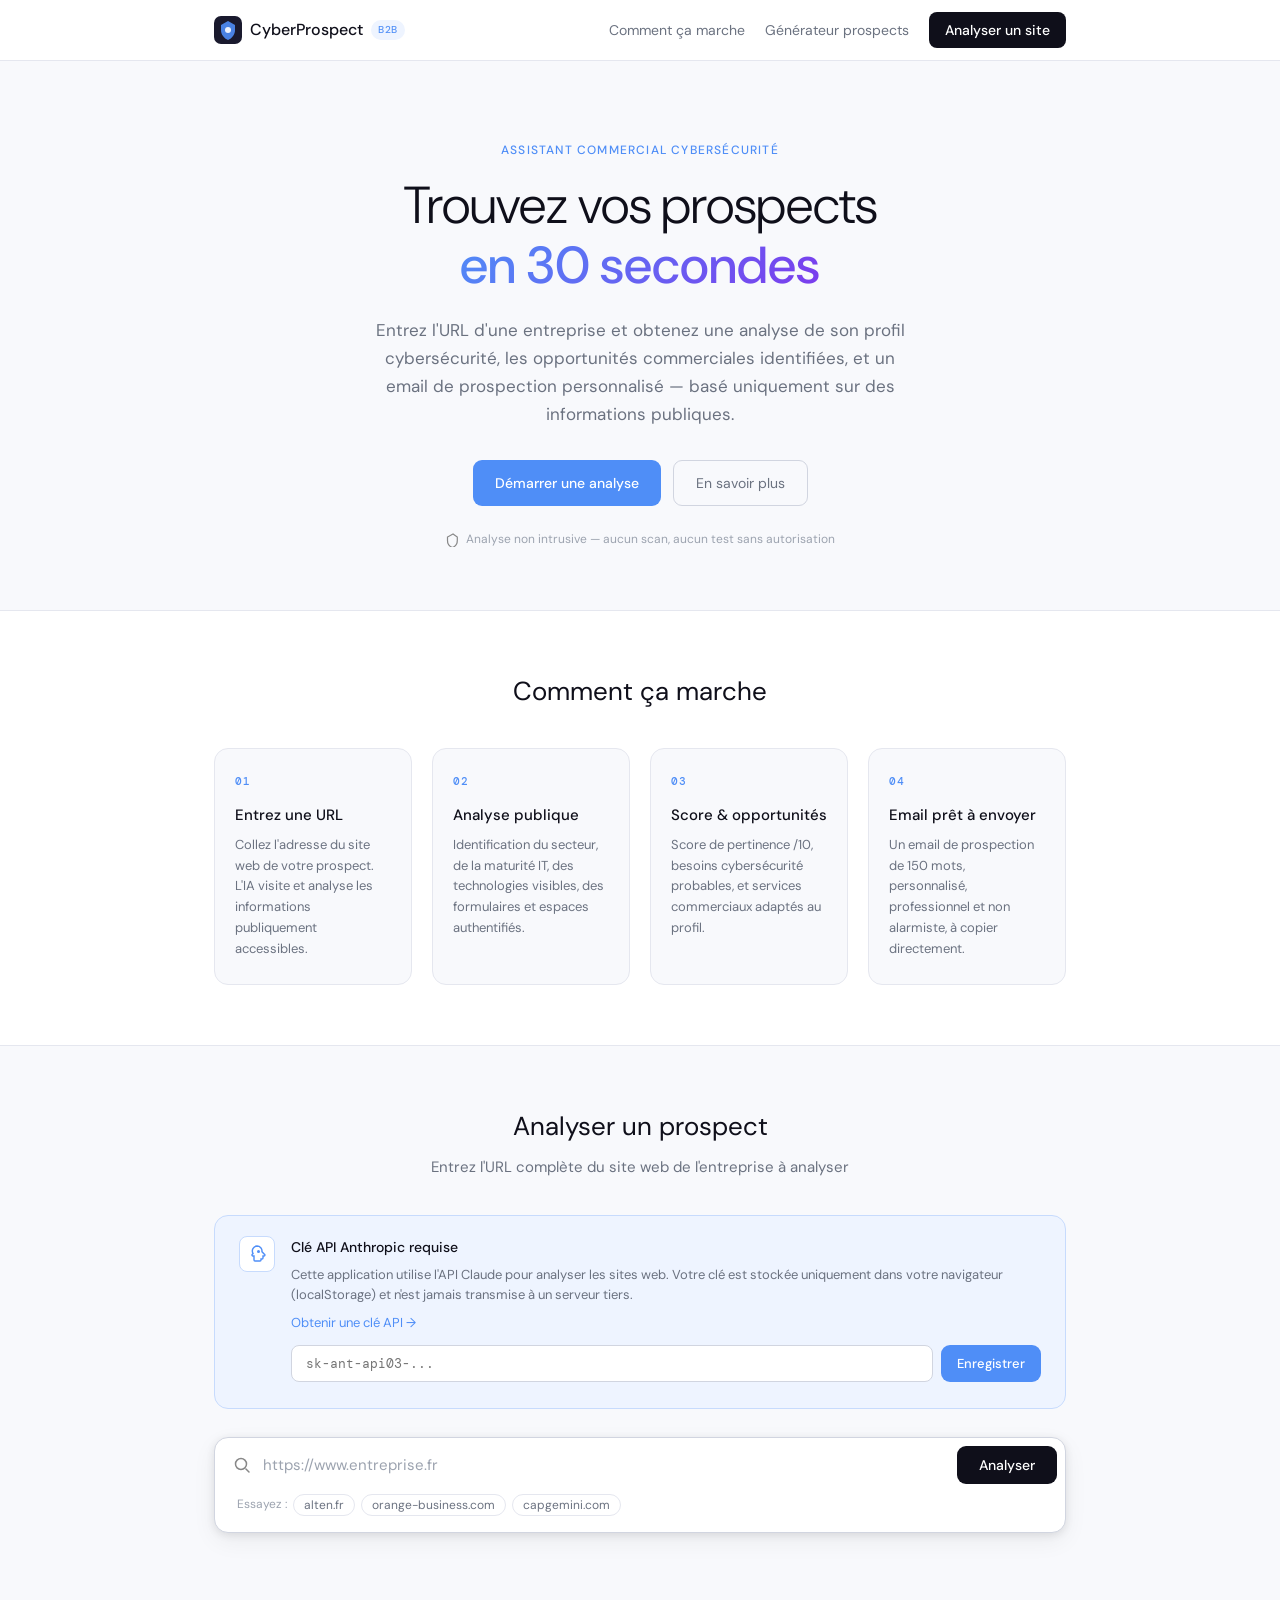
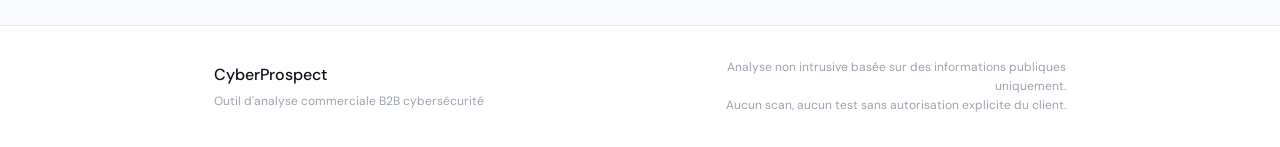
<file: index.html>
<!DOCTYPE html>
<html lang="fr">
<head>
  <meta charset="UTF-8" />
  <meta name="viewport" content="width=device-width, initial-scale=1.0" />
  <title>CyberProspect — Analyseur B2B Cybersécurité</title>
  <meta name="description" content="Analysez le profil cybersécurité de vos prospects B2B à partir de leur site web public. Générez automatiquement un email de prospection personnalisé." />
  <link rel="stylesheet" href="css/style.css" />
  <link rel="preconnect" href="https://fonts.googleapis.com" />
  <link rel="preconnect" href="https://fonts.gstatic.com" crossorigin />
  <link href="https://fonts.googleapis.com/css2?family=DM+Sans:ital,opsz,wght@0,9..40,300;0,9..40,400;0,9..40,500;1,9..40,400&family=DM+Mono:wght@400;500&display=swap" rel="stylesheet" />
</head>
<body>

  <!-- HEADER -->
  <header class="site-header">
    <div class="container">
      <div class="logo">
        <svg width="28" height="28" viewBox="0 0 28 28" fill="none" xmlns="http://www.w3.org/2000/svg" aria-hidden="true">
          <rect width="28" height="28" rx="7" fill="#1a1a2e"/>
          <path d="M14 5L7 9v5c0 4.42 2.98 8.57 7 9.93 4.02-1.36 7-5.51 7-9.93V9L14 5z" fill="#4f8ef7" opacity="0.9"/>
          <circle cx="14" cy="14" r="3" fill="white" opacity="0.9"/>
        </svg>
        <span class="logo-text">CyberProspect</span>
        <span class="logo-badge">B2B</span>
      </div>
      <nav class="nav-links">
        <a href="#how-it-works">Comment ça marche</a>
        <a href="prospection.html">Générateur prospects</a>
        <a href="#analyzer" class="btn-nav">Analyser un site</a>
      </nav>
    </div>
  </header>

  <!-- HERO -->
  <section class="hero">
    <div class="container">
      <div class="hero-eyebrow">Assistant commercial cybersécurité</div>
      <h1 class="hero-title">Trouvez vos prospects<br/><span class="gradient-text">en 30 secondes</span></h1>
      <p class="hero-desc">Entrez l'URL d'une entreprise et obtenez une analyse de son profil cybersécurité, les opportunités commerciales identifiées, et un email de prospection personnalisé — basé uniquement sur des informations publiques.</p>
      <div class="hero-cta">
        <a href="#analyzer" class="btn-primary">Démarrer une analyse</a>
        <a href="#how-it-works" class="btn-ghost">En savoir plus</a>
      </div>
      <div class="hero-disclaimer">
        <svg width="14" height="14" viewBox="0 0 14 14" fill="none" aria-hidden="true"><path d="M7 1L1.5 4v3.5c0 3.09 2.08 5.99 4.9 6.95 2.82-.95 4.9-3.85 4.9-6.95V4L7 1z" stroke="#888" stroke-width="1.2" fill="none"/></svg>
        Analyse non intrusive — aucun scan, aucun test sans autorisation
      </div>
    </div>
  </section>

  <!-- HOW IT WORKS -->
  <section class="how-it-works" id="how-it-works">
    <div class="container">
      <h2 class="section-title">Comment ça marche</h2>
      <div class="steps-grid">
        <div class="step-card">
          <div class="step-num">01</div>
          <h3>Entrez une URL</h3>
          <p>Collez l'adresse du site web de votre prospect. L'IA visite et analyse les informations publiquement accessibles.</p>
        </div>
        <div class="step-card">
          <div class="step-num">02</div>
          <h3>Analyse publique</h3>
          <p>Identification du secteur, de la maturité IT, des technologies visibles, des formulaires et espaces authentifiés.</p>
        </div>
        <div class="step-card">
          <div class="step-num">03</div>
          <h3>Score & opportunités</h3>
          <p>Score de pertinence /10, besoins cybersécurité probables, et services commerciaux adaptés au profil.</p>
        </div>
        <div class="step-card">
          <div class="step-num">04</div>
          <h3>Email prêt à envoyer</h3>
          <p>Un email de prospection de 150 mots, personnalisé, professionnel et non alarmiste, à copier directement.</p>
        </div>
      </div>
    </div>
  </section>

  <!-- ANALYZER -->
  <section class="analyzer-section" id="analyzer">
    <div class="container">
      <h2 class="section-title">Analyser un prospect</h2>
      <p class="section-sub">Entrez l'URL complète du site web de l'entreprise à analyser</p>

      <!-- API KEY SETUP -->
      <div class="api-setup" id="apiSetup">
        <div class="api-card">
          <div class="api-icon">
            <svg width="20" height="20" viewBox="0 0 20 20" fill="none" aria-hidden="true"><path d="M10 2a5 5 0 014.95 5.75l2.3 2.3A1 1 0 0117 12h-1v2a1 1 0 01-1 1h-1v1a1 1 0 01-1 1H8a1 1 0 01-1-1v-4H6a1 1 0 01-.71-1.71l.76-.76A5 5 0 0110 2z" stroke="#4f8ef7" stroke-width="1.4" fill="none"/><circle cx="11.5" cy="7.5" r="1.5" fill="#4f8ef7"/></svg>
          </div>
          <div class="api-content">
            <h3>Clé API Anthropic requise</h3>
            <p>Cette application utilise l'API Claude pour analyser les sites web. Votre clé est stockée uniquement dans votre navigateur (localStorage) et n'est jamais transmise à un serveur tiers.</p>
            <p><a href="https://console.anthropic.com/settings/keys" target="_blank" rel="noopener">Obtenir une clé API →</a></p>
            <div class="api-input-row">
              <input type="password" id="apiKeyInput" placeholder="sk-ant-api03-..." autocomplete="off" />
              <button onclick="saveApiKey()" class="btn-primary btn-sm">Enregistrer</button>
            </div>
            <p class="api-note" id="apiStatus"></p>
          </div>
        </div>
      </div>

      <!-- SEARCH BOX -->
      <div class="search-box">
        <div class="search-inner">
          <svg class="search-icon" width="18" height="18" viewBox="0 0 18 18" fill="none" aria-hidden="true"><circle cx="8" cy="8" r="5.5" stroke="#888" stroke-width="1.5"/><path d="M13 13l3 3" stroke="#888" stroke-width="1.5" stroke-linecap="round"/></svg>
          <input type="text" id="urlInput" placeholder="https://www.entreprise.fr" class="search-input" aria-label="URL du site à analyser" />
          <button id="analyzeBtn" class="btn-analyze" onclick="startAnalysis()">
            <span id="analyzeBtnText">Analyser</span>
            <svg id="analyzeBtnSpinner" width="16" height="16" viewBox="0 0 16 16" fill="none" style="display:none" aria-hidden="true"><circle cx="8" cy="8" r="6" stroke="currentColor" stroke-width="2" stroke-dasharray="30" stroke-dashoffset="10" opacity="0.4"/><path d="M8 2a6 6 0 016 6" stroke="currentColor" stroke-width="2" stroke-linecap="round" class="spin"/></svg>
          </button>
        </div>
        <div class="search-examples">
          Essayez : <button class="example-link" onclick="fillExample('https://www.alten.fr')">alten.fr</button>
          <button class="example-link" onclick="fillExample('https://www.orange-business.com')">orange-business.com</button>
          <button class="example-link" onclick="fillExample('https://www.capgemini.com')">capgemini.com</button>
        </div>
      </div>

      <div id="errorMsg" class="error-banner" style="display:none"></div>

      <!-- RESULTS -->
      <div id="results" style="display:none">

        <!-- TOP BAR -->
        <div class="results-header">
          <div class="results-company">
            <div class="company-avatar" id="companyAvatar">?</div>
            <div>
              <div class="company-name" id="companyName">—</div>
              <div class="company-url" id="companyUrl">—</div>
            </div>
          </div>
          <span class="sector-tag" id="sectorTag">—</span>
        </div>

        <!-- METRICS -->
        <div class="metrics-grid">
          <div class="metric-card">
            <div class="metric-label">Score prospect</div>
            <div class="metric-value" id="scoreValue">—</div>
            <div class="score-bar"><div class="score-fill" id="scoreFill"></div></div>
            <div class="metric-sub" id="scoreJustif">—</div>
          </div>
          <div class="metric-card">
            <div class="metric-label">Équipe IT interne</div>
            <div class="metric-value metric-md" id="itTeam">—</div>
            <div class="metric-sub" id="itDetail">—</div>
          </div>
          <div class="metric-card">
            <div class="metric-label">Observations</div>
            <div class="metric-value" id="obsCount">—</div>
            <div class="metric-sub">points identifiés</div>
          </div>
        </div>

        <!-- OBSERVATIONS -->
        <div class="result-panel">
          <div class="panel-title">
            <svg width="15" height="15" viewBox="0 0 15 15" fill="none" aria-hidden="true"><circle cx="7.5" cy="7.5" r="6" stroke="currentColor" stroke-width="1.4"/><path d="M7.5 5v3.5M7.5 10v.5" stroke="currentColor" stroke-width="1.4" stroke-linecap="round"/></svg>
            Observations publiques
          </div>
          <div id="obsList" class="obs-list"></div>
        </div>

        <!-- NEEDS + SERVICES -->
        <div class="two-col">
          <div class="result-panel">
            <div class="panel-title">
              <svg width="15" height="15" viewBox="0 0 15 15" fill="none" aria-hidden="true"><circle cx="7.5" cy="7.5" r="6" stroke="currentColor" stroke-width="1.4"/><path d="M7.5 4v3l2 2" stroke="currentColor" stroke-width="1.4" stroke-linecap="round"/></svg>
              Besoins cybersécurité probables
            </div>
            <div id="needsTags" class="tag-group"></div>
          </div>
          <div class="result-panel">
            <div class="panel-title">
              <svg width="15" height="15" viewBox="0 0 15 15" fill="none" aria-hidden="true"><rect x="2" y="3" width="11" height="9" rx="1.5" stroke="currentColor" stroke-width="1.4"/><path d="M5 7h5M5 9.5h3" stroke="currentColor" stroke-width="1.4" stroke-linecap="round"/></svg>
              Services à proposer
            </div>
            <div id="servicesTags" class="tag-group"></div>
          </div>
        </div>

        <!-- EMAIL -->
        <div class="result-panel">
          <div class="panel-title panel-title-row">
            <span>
              <svg width="15" height="15" viewBox="0 0 15 15" fill="none" aria-hidden="true"><rect x="1.5" y="3" width="12" height="9" rx="1.5" stroke="currentColor" stroke-width="1.4"/><path d="M1.5 5.5l6 4 6-4" stroke="currentColor" stroke-width="1.4"/></svg>
              Email de prospection
            </span>
            <span class="email-subject-label" id="emailSubjectLabel"></span>
          </div>
          <div class="email-body" id="emailBody"></div>
          <div class="email-actions">
            <button class="btn-secondary" id="copyBtn" onclick="copyEmail()">
              <svg width="14" height="14" viewBox="0 0 14 14" fill="none" aria-hidden="true"><rect x="4" y="4" width="8" height="8" rx="1.5" stroke="currentColor" stroke-width="1.3"/><path d="M2 10V2h8" stroke="currentColor" stroke-width="1.3" stroke-linecap="round"/></svg>
              Copier l'email
            </button>
            <button class="btn-secondary" onclick="newAnalysis()">
              <svg width="14" height="14" viewBox="0 0 14 14" fill="none" aria-hidden="true"><path d="M12 7A5 5 0 112 7" stroke="currentColor" stroke-width="1.3" stroke-linecap="round"/><path d="M12 4v3h-3" stroke="currentColor" stroke-width="1.3" stroke-linecap="round" stroke-linejoin="round"/></svg>
              Nouvelle analyse
            </button>
          </div>
        </div>

      </div>
    </div>
  </section>

  <!-- FOOTER -->
  <footer class="site-footer">
    <div class="container">
      <div class="footer-inner">
        <div class="footer-logo">
          <span class="logo-text">CyberProspect</span>
          <span class="footer-desc">Outil d'analyse commerciale B2B cybersécurité</span>
        </div>
        <div class="footer-note">
          Analyse non intrusive basée sur des informations publiques uniquement.<br/>
          Aucun scan, aucun test sans autorisation explicite du client.
        </div>
      </div>
    </div>
  </footer>

  <script src="js/app.js"></script>
</body>
</html>
</file>
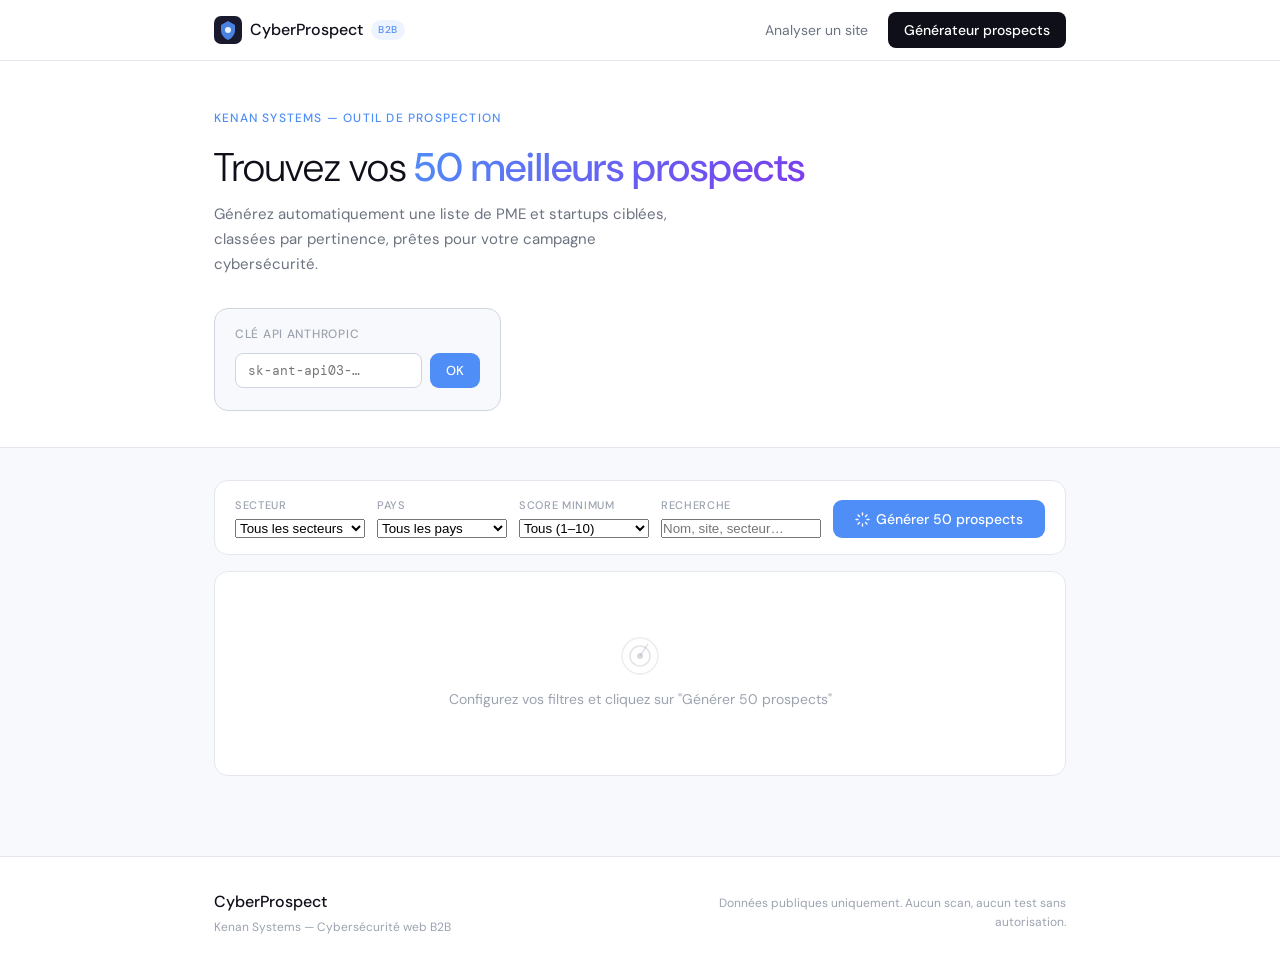
<file: prospection.html>
<!DOCTYPE html>
<html lang="fr">
<head>
  <meta charset="UTF-8" />
  <meta name="viewport" content="width=device-width, initial-scale=1.0" />
  <title>Prospection — Kenan Systems</title>
  <meta name="description" content="Générez une liste de 50 prospects PME/Startup ciblés pour votre campagne de prospection cybersécurité." />
  <link rel="stylesheet" href="css/style.css" />
  <link rel="stylesheet" href="css/prospection.css" />
  <link rel="preconnect" href="https://fonts.googleapis.com" />
  <link rel="preconnect" href="https://fonts.gstatic.com" crossorigin />
  <link href="https://fonts.googleapis.com/css2?family=DM+Sans:ital,opsz,wght@0,9..40,300;0,9..40,400;0,9..40,500;1,9..40,400&family=DM+Mono:wght@400;500&display=swap" rel="stylesheet" />
</head>
<body>

  <header class="site-header">
    <div class="container">
      <div class="logo">
        <svg width="28" height="28" viewBox="0 0 28 28" fill="none" xmlns="http://www.w3.org/2000/svg" aria-hidden="true">
          <rect width="28" height="28" rx="7" fill="#1a1a2e"/>
          <path d="M14 5L7 9v5c0 4.42 2.98 8.57 7 9.93 4.02-1.36 7-5.51 7-9.93V9L14 5z" fill="#4f8ef7" opacity="0.9"/>
          <circle cx="14" cy="14" r="3" fill="white" opacity="0.9"/>
        </svg>
        <span class="logo-text">CyberProspect</span>
        <span class="logo-badge">B2B</span>
      </div>
      <nav class="nav-links">
        <a href="index.html">Analyser un site</a>
        <a href="prospection.html" class="btn-nav">Générateur prospects</a>
      </nav>
    </div>
  </header>

  <section class="page-hero">
    <div class="container">
      <div class="page-hero-inner">
        <div>
          <div class="hero-eyebrow">Kenan Systems — Outil de prospection</div>
          <h1 class="page-title">Trouvez vos <span class="gradient-text">50 meilleurs prospects</span></h1>
          <p class="page-desc">Générez automatiquement une liste de PME et startups ciblées, classées par pertinence, prêtes pour votre campagne cybersécurité.</p>
        </div>
        <div class="api-inline" id="apiSetup">
          <div class="api-inline-label">Clé API Anthropic</div>
          <div class="api-inline-row">
            <input type="password" id="apiKeyInput" placeholder="sk-ant-api03-…" autocomplete="off" />
            <button onclick="saveApiKey()" class="btn-primary btn-sm">OK</button>
          </div>
          <p class="api-note" id="apiStatus"></p>
        </div>
      </div>
    </div>
  </section>

  <section class="prospection-section">
    <div class="container">

      <!-- FILTERS -->
      <div class="filters-bar">
        <div class="filter-group">
          <label for="filterSecteur">Secteur</label>
          <select id="filterSecteur">
            <option value="">Tous les secteurs</option>
            <option>E-commerce</option>
            <option>SaaS</option>
            <option>Fintech</option>
            <option>Healthtech</option>
            <option>Proptech</option>
            <option>Agence web</option>
            <option>Cabinet de conseil</option>
            <option>Startup</option>
          </select>
        </div>
        <div class="filter-group">
          <label for="filterPays">Pays</label>
          <select id="filterPays">
            <option value="">Tous les pays</option>
            <option>France</option>
            <option>Belgique</option>
            <option>Suisse</option>
            <option>Luxembourg</option>
            <option>Canada</option>
          </select>
        </div>
        <div class="filter-group">
          <label for="filterScore">Score minimum</label>
          <select id="filterScore">
            <option value="0">Tous (1–10)</option>
            <option value="6">Bon (6+)</option>
            <option value="7">Très bon (7+)</option>
            <option value="8">Excellent (8+)</option>
          </select>
        </div>
        <div class="filter-group filter-search">
          <label for="filterSearch">Recherche</label>
          <input type="text" id="filterSearch" placeholder="Nom, site, secteur…" oninput="applyFilters()" />
        </div>
        <div class="filter-actions">
          <button class="btn-primary" id="genBtn" onclick="generateProspects()">
            <svg width="15" height="15" viewBox="0 0 15 15" fill="none" aria-hidden="true"><path d="M7.5 1v2M7.5 12v2M1 7.5h2M12 7.5h2M3.05 3.05l1.42 1.42M10.53 10.53l1.42 1.42M3.05 11.95l1.42-1.42M10.53 4.47l1.42-1.42" stroke="currentColor" stroke-width="1.4" stroke-linecap="round"/></svg>
            Générer 50 prospects
          </button>
        </div>
      </div>

      <!-- PROGRESS -->
      <div class="progress-bar" id="progressBar" style="display:none">
        <div class="progress-fill" id="progressFill"></div>
      </div>

      <!-- ERROR -->
      <div class="error-banner" id="errorMsg" style="display:none"></div>

      <!-- STATS -->
      <div class="stats-row" id="statsRow" style="display:none">
        <div class="stat-card">
          <div class="stat-value" id="statTotal">0</div>
          <div class="stat-label">Prospects générés</div>
        </div>
        <div class="stat-card">
          <div class="stat-value" id="statHigh" style="color:#16a34a">0</div>
          <div class="stat-label">Score 8+</div>
        </div>
        <div class="stat-card">
          <div class="stat-value" id="statAvg">0</div>
          <div class="stat-label">Score moyen</div>
        </div>
        <div class="stat-card">
          <div class="stat-value" id="statSectors">0</div>
          <div class="stat-label">Secteurs couverts</div>
        </div>
        <div class="stat-card export-card">
          <button class="btn-export" id="exportCsvBtn" onclick="exportCsv()" style="display:none">
            <svg width="14" height="14" viewBox="0 0 14 14" fill="none" aria-hidden="true"><path d="M2 10v2h10v-2M7 2v7M4 6l3 3 3-3" stroke="currentColor" stroke-width="1.3" stroke-linecap="round" stroke-linejoin="round"/></svg>
            Exporter CSV
          </button>
          <button class="btn-export" id="exportMdBtn" onclick="exportMd()" style="display:none">
            <svg width="14" height="14" viewBox="0 0 14 14" fill="none" aria-hidden="true"><rect x="1" y="2" width="12" height="10" rx="1.5" stroke="currentColor" stroke-width="1.3"/><path d="M3 9V5l2 2.5L7 5v4M8.5 9V5M10.5 7.5L9 9" stroke="currentColor" stroke-width="1.3" stroke-linecap="round" stroke-linejoin="round"/></svg>
            Exporter Markdown
          </button>
        </div>
      </div>

      <!-- TABLE -->
      <div class="table-container" id="tableContainer">
        <div class="table-empty" id="tableEmpty">
          <svg width="40" height="40" viewBox="0 0 40 40" fill="none" aria-hidden="true"><circle cx="20" cy="20" r="18" stroke="currentColor" stroke-width="1.5" opacity="0.2"/><circle cx="20" cy="20" r="10" stroke="currentColor" stroke-width="1.5" opacity="0.3"/><circle cx="20" cy="20" r="3" fill="currentColor" opacity="0.4"/><line x1="28" y1="8" x2="20" y2="20" stroke="currentColor" stroke-width="1.5" opacity="0.3"/></svg>
          <p>Configurez vos filtres et cliquez sur "Générer 50 prospects"</p>
        </div>
        <div class="table-scroll" id="tableScroll" style="display:none">
          <table id="prospectsTable">
            <thead>
              <tr>
                <th class="col-rank" onclick="sortTable('rang')" data-key="rang"># <span class="sort-icon">↕</span></th>
                <th onclick="sortTable('nom')" data-key="nom">Entreprise <span class="sort-icon">↕</span></th>
                <th>Site web</th>
                <th onclick="sortTable('secteur')" data-key="secteur">Secteur <span class="sort-icon">↕</span></th>
                <th onclick="sortTable('pays')" data-key="pays">Pays <span class="sort-icon">↕</span></th>
                <th>Taille</th>
                <th>Technologies</th>
                <th class="col-score" onclick="sortTable('score')" data-key="score">Score <span class="sort-icon active">↓</span></th>
                <th class="col-opps">Opportunités</th>
                <th>Services</th>
                <th>LinkedIn</th>
                <th>Contact</th>
                <th>Email</th>
              </tr>
            </thead>
            <tbody id="prospectsBody"></tbody>
          </table>
        </div>
        <div class="table-pagination" id="pagination" style="display:none">
          <span class="page-info" id="pageInfo"></span>
          <div class="page-btns" id="pageBtns"></div>
          <button class="btn-refresh" id="refreshBtn" onclick="generateProspects()" style="display:none">
            <svg width="13" height="13" viewBox="0 0 13 13" fill="none" aria-hidden="true"><path d="M11 6.5A4.5 4.5 0 112 6.5" stroke="currentColor" stroke-width="1.3" stroke-linecap="round"/><path d="M11 4v2.5H8.5" stroke="currentColor" stroke-width="1.3" stroke-linecap="round" stroke-linejoin="round"/></svg>
            Nouvelle liste
          </button>
        </div>
      </div>

    </div>
  </section>

  <footer class="site-footer">
    <div class="container">
      <div class="footer-inner">
        <div class="footer-logo">
          <span class="logo-text">CyberProspect</span>
          <span class="footer-desc">Kenan Systems — Cybersécurité web B2B</span>
        </div>
        <div class="footer-note">
          Données publiques uniquement. Aucun scan, aucun test sans autorisation.
        </div>
      </div>
    </div>
  </footer>

  <script src="js/prospection.js"></script>
</body>
</html>
</file>
<file: css/style.css>
/* ===========================
   CyberProspect — stylesheet
   =========================== */

*, *::before, *::after { box-sizing: border-box; margin: 0; padding: 0; }

:root {
  --font: 'DM Sans', system-ui, sans-serif;
  --mono: 'DM Mono', monospace;
  --bg: #f8f9fc;
  --bg-card: #ffffff;
  --bg-subtle: #f1f3f8;
  --text: #0f0f1a;
  --text-muted: #6b7280;
  --text-light: #9ca3af;
  --border: #e5e7ef;
  --border-strong: #d1d5e0;
  --accent: #4f8ef7;
  --accent-hover: #3a7de8;
  --accent-light: #eef4ff;
  --green: #16a34a;
  --green-light: #dcfce7;
  --amber: #d97706;
  --amber-light: #fef3c7;
  --red: #dc2626;
  --red-light: #fee2e2;
  --radius: 10px;
  --radius-lg: 14px;
  --shadow: 0 1px 3px rgba(0,0,0,0.07), 0 4px 12px rgba(0,0,0,0.04);
  --shadow-md: 0 2px 8px rgba(0,0,0,0.09), 0 8px 24px rgba(0,0,0,0.06);
}

html { scroll-behavior: smooth; }
body { font-family: var(--font); background: var(--bg); color: var(--text); line-height: 1.6; font-size: 15px; }

/* CONTAINER */
.container { max-width: 900px; margin: 0 auto; padding: 0 24px; }

/* HEADER */
.site-header { background: rgba(255,255,255,0.92); backdrop-filter: blur(12px); border-bottom: 1px solid var(--border); position: sticky; top: 0; z-index: 100; }
.site-header .container { display: flex; align-items: center; justify-content: space-between; height: 60px; }
.logo { display: flex; align-items: center; gap: 8px; text-decoration: none; }
.logo-text { font-size: 16px; font-weight: 500; color: var(--text); }
.logo-badge { font-size: 10px; font-weight: 500; background: var(--accent-light); color: var(--accent); padding: 2px 7px; border-radius: 20px; letter-spacing: 0.05em; }
.nav-links { display: flex; align-items: center; gap: 20px; }
.nav-links a { font-size: 14px; color: var(--text-muted); text-decoration: none; transition: color 0.15s; }
.nav-links a:hover { color: var(--text); }
.btn-nav { background: var(--text); color: white !important; padding: 7px 16px; border-radius: 8px; font-weight: 500; }
.btn-nav:hover { background: #2a2a3e !important; }

/* HERO */
.hero { padding: 80px 0 60px; text-align: center; }
.hero-eyebrow { font-size: 12px; font-weight: 500; letter-spacing: 0.1em; text-transform: uppercase; color: var(--accent); margin-bottom: 16px; }
.hero-title { font-size: clamp(32px, 5vw, 52px); font-weight: 300; line-height: 1.15; color: var(--text); margin-bottom: 20px; }
.gradient-text { background: linear-gradient(135deg, #4f8ef7 0%, #7c3aed 100%); -webkit-background-clip: text; -webkit-text-fill-color: transparent; background-clip: text; font-weight: 500; }
.hero-desc { font-size: 17px; color: var(--text-muted); max-width: 540px; margin: 0 auto 32px; line-height: 1.65; }
.hero-cta { display: flex; gap: 12px; justify-content: center; margin-bottom: 24px; flex-wrap: wrap; }
.hero-disclaimer { display: flex; align-items: center; justify-content: center; gap: 6px; font-size: 12px; color: var(--text-light); }

/* BUTTONS */
.btn-primary { display: inline-flex; align-items: center; gap: 6px; background: var(--accent); color: white; padding: 11px 22px; border-radius: 9px; font-size: 14px; font-weight: 500; text-decoration: none; border: none; cursor: pointer; transition: background 0.15s, transform 0.1s; font-family: var(--font); }
.btn-primary:hover { background: var(--accent-hover); }
.btn-primary:active { transform: scale(0.98); }
.btn-primary.btn-sm { padding: 8px 16px; font-size: 13px; }
.btn-ghost { display: inline-flex; align-items: center; gap: 6px; background: transparent; color: var(--text-muted); padding: 11px 22px; border-radius: 9px; font-size: 14px; border: 1px solid var(--border-strong); cursor: pointer; text-decoration: none; transition: all 0.15s; font-family: var(--font); }
.btn-ghost:hover { background: var(--bg-subtle); color: var(--text); }
.btn-secondary { display: inline-flex; align-items: center; gap: 7px; background: var(--bg-subtle); color: var(--text-muted); padding: 8px 16px; border-radius: 8px; font-size: 13px; border: 1px solid var(--border); cursor: pointer; transition: all 0.15s; font-family: var(--font); }
.btn-secondary:hover { background: var(--border); color: var(--text); }

/* HOW IT WORKS */
.how-it-works { padding: 60px 0; background: white; border-top: 1px solid var(--border); border-bottom: 1px solid var(--border); }
.section-title { font-size: 26px; font-weight: 400; color: var(--text); text-align: center; margin-bottom: 8px; }
.section-sub { font-size: 15px; color: var(--text-muted); text-align: center; margin-bottom: 36px; }
.steps-grid { display: grid; grid-template-columns: repeat(auto-fit, minmax(190px, 1fr)); gap: 20px; margin-top: 36px; }
.step-card { background: var(--bg); border: 1px solid var(--border); border-radius: var(--radius-lg); padding: 24px 20px; }
.step-num { font-family: var(--mono); font-size: 11px; font-weight: 500; color: var(--accent); letter-spacing: 0.08em; margin-bottom: 12px; }
.step-card h3 { font-size: 15px; font-weight: 500; color: var(--text); margin-bottom: 8px; }
.step-card p { font-size: 13px; color: var(--text-muted); line-height: 1.6; }

/* ANALYZER SECTION */
.analyzer-section { padding: 60px 0 80px; }

/* API SETUP */
.api-setup { margin-bottom: 28px; }
.api-card { display: flex; gap: 16px; background: var(--accent-light); border: 1px solid #c7dbfd; border-radius: var(--radius-lg); padding: 20px 24px; }
.api-icon { flex-shrink: 0; width: 36px; height: 36px; background: white; border-radius: 8px; display: flex; align-items: center; justify-content: center; border: 1px solid #c7dbfd; }
.api-content h3 { font-size: 14px; font-weight: 500; color: var(--text); margin-bottom: 6px; }
.api-content p { font-size: 13px; color: var(--text-muted); margin-bottom: 8px; line-height: 1.55; }
.api-content a { color: var(--accent); text-decoration: none; }
.api-content a:hover { text-decoration: underline; }
.api-input-row { display: flex; gap: 8px; margin-top: 12px; flex-wrap: wrap; }
.api-input-row input { flex: 1; min-width: 240px; padding: 9px 14px; border: 1px solid var(--border-strong); border-radius: 8px; font-family: var(--mono); font-size: 13px; background: white; color: var(--text); outline: none; }
.api-input-row input:focus { border-color: var(--accent); box-shadow: 0 0 0 3px rgba(79,142,247,0.12); }
.api-note { font-size: 12px; color: var(--text-light); margin: 6px 0 0 !important; }
.api-note.success { color: var(--green); }

/* SEARCH BOX */
.search-box { background: white; border: 1px solid var(--border-strong); border-radius: var(--radius-lg); padding: 6px; box-shadow: var(--shadow-md); margin-bottom: 12px; }
.search-inner { display: flex; align-items: center; gap: 8px; }
.search-icon { margin-left: 12px; flex-shrink: 0; }
.search-input { flex: 1; border: none; outline: none; font-family: var(--font); font-size: 15px; color: var(--text); padding: 10px 4px; background: transparent; }
.search-input::placeholder { color: var(--text-light); }
.btn-analyze { background: var(--text); color: white; border: none; border-radius: 9px; padding: 10px 22px; font-family: var(--font); font-size: 14px; font-weight: 500; cursor: pointer; display: flex; align-items: center; gap: 7px; transition: background 0.15s; margin: 2px; white-space: nowrap; }
.btn-analyze:hover { background: #2a2a3e; }
.btn-analyze:disabled { opacity: 0.5; cursor: not-allowed; }
.search-examples { padding: 8px 16px 10px; font-size: 12px; color: var(--text-light); display: flex; align-items: center; gap: 6px; flex-wrap: wrap; }
.example-link { background: none; border: 1px solid var(--border); color: var(--text-muted); font-size: 12px; padding: 2px 10px; border-radius: 20px; cursor: pointer; font-family: var(--font); transition: all 0.15s; }
.example-link:hover { background: var(--bg-subtle); color: var(--text); border-color: var(--border-strong); }

/* ERROR */
.error-banner { background: var(--red-light); border: 1px solid #fca5a5; color: var(--red); border-radius: var(--radius); padding: 12px 16px; font-size: 13px; margin-bottom: 16px; }

/* SPIN ANIMATION */
@keyframes spin { to { transform: rotate(360deg); } }
.spin { transform-origin: center; animation: spin 0.8s linear infinite; }

/* RESULTS HEADER */
.results-header { display: flex; align-items: center; justify-content: space-between; margin-bottom: 16px; flex-wrap: wrap; gap: 12px; padding: 20px 24px; background: white; border: 1px solid var(--border); border-radius: var(--radius-lg); }
.results-company { display: flex; align-items: center; gap: 14px; }
.company-avatar { width: 44px; height: 44px; border-radius: 10px; background: linear-gradient(135deg, #4f8ef7, #7c3aed); display: flex; align-items: center; justify-content: center; font-size: 18px; font-weight: 500; color: white; flex-shrink: 0; }
.company-name { font-size: 17px; font-weight: 500; color: var(--text); }
.company-url { font-size: 13px; color: var(--text-light); font-family: var(--mono); margin-top: 2px; }
.sector-tag { font-size: 12px; font-weight: 500; background: var(--bg-subtle); color: var(--text-muted); border: 1px solid var(--border); padding: 5px 14px; border-radius: 20px; }

/* METRICS */
.metrics-grid { display: grid; grid-template-columns: repeat(3, 1fr); gap: 12px; margin-bottom: 16px; }
@media (max-width: 560px) { .metrics-grid { grid-template-columns: 1fr; } }
.metric-card { background: white; border: 1px solid var(--border); border-radius: var(--radius-lg); padding: 18px 20px; }
.metric-label { font-size: 11px; font-weight: 500; text-transform: uppercase; letter-spacing: 0.07em; color: var(--text-light); margin-bottom: 8px; }
.metric-value { font-size: 28px; font-weight: 300; color: var(--text); line-height: 1; margin-bottom: 8px; }
.metric-md { font-size: 18px; font-weight: 400; }
.metric-sub { font-size: 12px; color: var(--text-muted); line-height: 1.45; }
.score-bar { height: 4px; background: var(--bg-subtle); border-radius: 2px; overflow: hidden; margin-bottom: 8px; }
.score-fill { height: 100%; border-radius: 2px; transition: width 0.7s cubic-bezier(.4,0,.2,1); }

/* PANELS */
.result-panel { background: white; border: 1px solid var(--border); border-radius: var(--radius-lg); padding: 20px 24px; margin-bottom: 12px; }
.panel-title { display: flex; align-items: center; gap: 7px; font-size: 12px; font-weight: 500; text-transform: uppercase; letter-spacing: 0.07em; color: var(--text-light); margin-bottom: 14px; }
.panel-title-row { justify-content: space-between; }
.email-subject-label { font-size: 12px; color: var(--text-muted); font-style: italic; text-transform: none; letter-spacing: 0; font-weight: 400; }

/* OBSERVATIONS */
.obs-list { display: flex; flex-direction: column; }
.obs-item { display: flex; gap: 12px; padding: 10px 0; border-bottom: 1px solid var(--border); font-size: 14px; line-height: 1.55; color: var(--text-muted); }
.obs-item:last-child { border-bottom: none; padding-bottom: 0; }
.obs-dot { width: 20px; height: 20px; border-radius: 50%; display: flex; align-items: center; justify-content: center; flex-shrink: 0; margin-top: 1px; font-size: 10px; font-weight: 700; }
.obs-dot.warn { background: var(--amber-light); color: var(--amber); }
.obs-dot.info { background: var(--accent-light); color: var(--accent); }
.obs-dot.ok { background: var(--green-light); color: var(--green); }
.obs-dot.neutral { background: var(--bg-subtle); color: var(--text-light); }

/* TWO COL */
.two-col { display: grid; grid-template-columns: 1fr 1fr; gap: 12px; margin-bottom: 12px; }
@media (max-width: 620px) { .two-col { grid-template-columns: 1fr; } }
.two-col .result-panel { margin-bottom: 0; }

/* TAGS */
.tag-group { display: flex; flex-wrap: wrap; gap: 6px; }
.tag { font-size: 12px; font-weight: 400; padding: 5px 11px; border-radius: 20px; }
.tag-blue { background: var(--accent-light); color: #1d4ed8; }
.tag-green { background: var(--green-light); color: #166534; }

/* EMAIL */
.email-body { background: var(--bg); border: 1px solid var(--border); border-radius: var(--radius); padding: 16px 18px; font-size: 14px; line-height: 1.75; color: var(--text-muted); white-space: pre-wrap; font-family: var(--font); margin-bottom: 12px; }
.email-actions { display: flex; gap: 8px; flex-wrap: wrap; }

/* FOOTER */
.site-footer { background: white; border-top: 1px solid var(--border); padding: 32px 0; }
.footer-inner { display: flex; justify-content: space-between; align-items: center; gap: 20px; flex-wrap: wrap; }
.footer-logo { display: flex; flex-direction: column; gap: 4px; }
.footer-desc { font-size: 12px; color: var(--text-light); }
.footer-note { font-size: 12px; color: var(--text-light); text-align: right; line-height: 1.6; max-width: 360px; }
@media (max-width: 600px) { .footer-note { text-align: left; } }

/* RESPONSIVE */
@media (max-width: 600px) {
  .hero { padding: 48px 0 36px; }
  .hero-title { font-size: 30px; }
  .nav-links a:not(.btn-nav) { display: none; }
  .results-header { padding: 16px; }
}
</file>
<file: css/prospection.css>
/* ===========================
   prospection.css
   =========================== */

.page-hero {
  padding: 48px 0 36px;
  background: white;
  border-bottom: 1px solid var(--border);
}
.page-hero-inner {
  display: flex;
  align-items: flex-start;
  justify-content: space-between;
  gap: 32px;
  flex-wrap: wrap;
}
.page-title {
  font-size: clamp(26px, 4vw, 40px);
  font-weight: 300;
  line-height: 1.15;
  color: var(--text);
  margin-bottom: 12px;
}
.page-desc {
  font-size: 15px;
  color: var(--text-muted);
  max-width: 480px;
  line-height: 1.65;
}

/* API inline */
.api-inline {
  background: var(--bg);
  border: 1px solid var(--border-strong);
  border-radius: var(--radius-lg);
  padding: 16px 20px;
  min-width: 280px;
  flex-shrink: 0;
}
.api-inline-label {
  font-size: 12px;
  font-weight: 500;
  text-transform: uppercase;
  letter-spacing: 0.06em;
  color: var(--text-light);
  margin-bottom: 8px;
}
.api-inline-row {
  display: flex;
  gap: 8px;
}
.api-inline-row input {
  flex: 1;
  padding: 8px 12px;
  border: 1px solid var(--border-strong);
  border-radius: 8px;
  font-family: var(--mono);
  font-size: 13px;
  background: white;
  color: var(--text);
  outline: none;
}
.api-inline-row input:focus {
  border-color: var(--accent);
  box-shadow: 0 0 0 3px rgba(79,142,247,0.12);
}

/* PROSPECTION SECTION */
.prospection-section {
  padding: 32px 0 80px;
}

/* FILTERS BAR */
.filters-bar {
  display: flex;
  align-items: flex-end;
  gap: 12px;
  flex-wrap: wrap;
  margin-bottom: 16px;
  background: white;
  border: 1px solid var(--border);
  border-radius: var(--radius-lg);
  padding: 16px 20px;
}
.filter-group {
  display: flex;
  flex-direction: column;
  gap: 5px;
  flex: 1;
  min-width: 130px;
}
.filter-group label {
  font-size: 11px;
  font-weight: 500;
  text-transform: uppercase;
  letter-spacing: 0.06em;
  color: var(--text-light);
}
.filter-search { flex: 1.5; }
.filter-actions {
  display: flex;
  align-items: flex-end;
  padding-bottom: 0;
}
.filter-actions .btn-primary {
  white-space: nowrap;
  height: 38px;
}

/* PROGRESS */
.progress-bar {
  height: 3px;
  background: var(--bg-subtle);
  border-radius: 2px;
  overflow: hidden;
  margin-bottom: 16px;
}
.progress-fill {
  height: 100%;
  background: var(--accent);
  border-radius: 2px;
  transition: width 0.4s ease;
  width: 0%;
}

/* STATS */
.stats-row {
  display: grid;
  grid-template-columns: repeat(5, 1fr);
  gap: 10px;
  margin-bottom: 16px;
}
@media (max-width: 700px) {
  .stats-row { grid-template-columns: repeat(2, 1fr); }
}
.stat-card {
  background: white;
  border: 1px solid var(--border);
  border-radius: var(--radius-lg);
  padding: 14px 16px;
}
.stat-value {
  font-size: 26px;
  font-weight: 300;
  color: var(--text);
  line-height: 1;
  margin-bottom: 4px;
}
.stat-label {
  font-size: 11px;
  text-transform: uppercase;
  letter-spacing: 0.06em;
  color: var(--text-light);
}
.export-card {
  display: flex;
  flex-direction: column;
  justify-content: center;
  gap: 6px;
}
.btn-export {
  display: inline-flex;
  align-items: center;
  gap: 6px;
  background: var(--bg-subtle);
  border: 1px solid var(--border);
  border-radius: 8px;
  padding: 7px 12px;
  font-size: 12px;
  font-weight: 500;
  color: var(--text-muted);
  cursor: pointer;
  font-family: var(--font);
  transition: all 0.15s;
  text-align: left;
}
.btn-export:hover {
  background: var(--border);
  color: var(--text);
}

/* TABLE */
.table-container {
  background: white;
  border: 1px solid var(--border);
  border-radius: var(--radius-lg);
  overflow: hidden;
}
.table-empty {
  display: flex;
  flex-direction: column;
  align-items: center;
  justify-content: center;
  padding: 64px 24px;
  color: var(--text-light);
  gap: 12px;
  text-align: center;
}
.table-empty p { font-size: 14px; margin: 0; }
.table-scroll { overflow-x: auto; }
table {
  width: 100%;
  border-collapse: collapse;
  font-size: 12px;
}
thead th {
  background: var(--bg-subtle);
  padding: 10px 12px;
  text-align: left;
  font-size: 11px;
  font-weight: 500;
  text-transform: uppercase;
  letter-spacing: 0.05em;
  color: var(--text-light);
  border-bottom: 1px solid var(--border);
  white-space: nowrap;
  cursor: pointer;
  user-select: none;
  position: sticky;
  top: 0;
  z-index: 1;
}
thead th:hover { color: var(--text); }
.sort-icon { opacity: 0.35; font-size: 10px; margin-left: 3px; }
.sort-icon.active { opacity: 1; color: var(--accent); }
tbody tr { border-bottom: 1px solid var(--border); transition: background 0.1s; }
tbody tr:last-child { border-bottom: none; }
tbody tr:hover { background: var(--bg); }
tbody td {
  padding: 10px 12px;
  color: var(--text);
  vertical-align: top;
  line-height: 1.45;
}
.col-rank { width: 36px; }
.col-score { width: 60px; text-align: center; }
.col-opps { min-width: 180px; }

/* Score pill */
.score-pill {
  display: inline-flex;
  align-items: center;
  justify-content: center;
  width: 30px;
  height: 30px;
  border-radius: 50%;
  font-size: 12px;
  font-weight: 500;
}
.score-high { background: #dcfce7; color: #166534; }
.score-mid  { background: #fef3c7; color: #92400e; }
.score-low  { background: #fee2e2; color: #991b1b; }

/* Tags */
.tag {
  display: inline-block;
  font-size: 11px;
  padding: 2px 8px;
  border-radius: 20px;
  background: var(--bg-subtle);
  color: var(--text-muted);
  border: 1px solid var(--border);
  margin: 1px 1px 1px 0;
  white-space: nowrap;
}
.tag-blue { background: #eff6ff; color: #1d4ed8; border-color: #bfdbfe; }
.tag-link a {
  color: var(--accent);
  text-decoration: none;
  font-size: 11px;
  font-family: var(--mono);
}
.tag-link a:hover { text-decoration: underline; }

/* Pagination */
.table-pagination {
  display: flex;
  align-items: center;
  justify-content: space-between;
  padding: 10px 16px;
  border-top: 1px solid var(--border);
  flex-wrap: wrap;
  gap: 8px;
}
.page-info { font-size: 12px; color: var(--text-light); }
.page-btns { display: flex; gap: 4px; flex-wrap: wrap; }
.page-btn {
  padding: 4px 10px;
  border: 1px solid var(--border);
  border-radius: 6px;
  background: transparent;
  font-size: 12px;
  cursor: pointer;
  color: var(--text-muted);
  font-family: var(--font);
  transition: all 0.15s;
}
.page-btn:hover, .page-btn.active {
  background: var(--bg-subtle);
  color: var(--text);
  border-color: var(--border-strong);
}
.btn-refresh {
  display: inline-flex;
  align-items: center;
  gap: 6px;
  background: transparent;
  border: 1px solid var(--border);
  border-radius: 8px;
  padding: 6px 14px;
  font-size: 12px;
  color: var(--text-muted);
  cursor: pointer;
  font-family: var(--font);
  transition: all 0.15s;
}
.btn-refresh:hover { background: var(--bg-subtle); color: var(--text); }

/* Responsive */
@media (max-width: 600px) {
  .page-hero-inner { flex-direction: column; }
  .api-inline { width: 100%; }
  .filters-bar { flex-direction: column; }
  .filter-group { min-width: 100%; }
}
</file>
